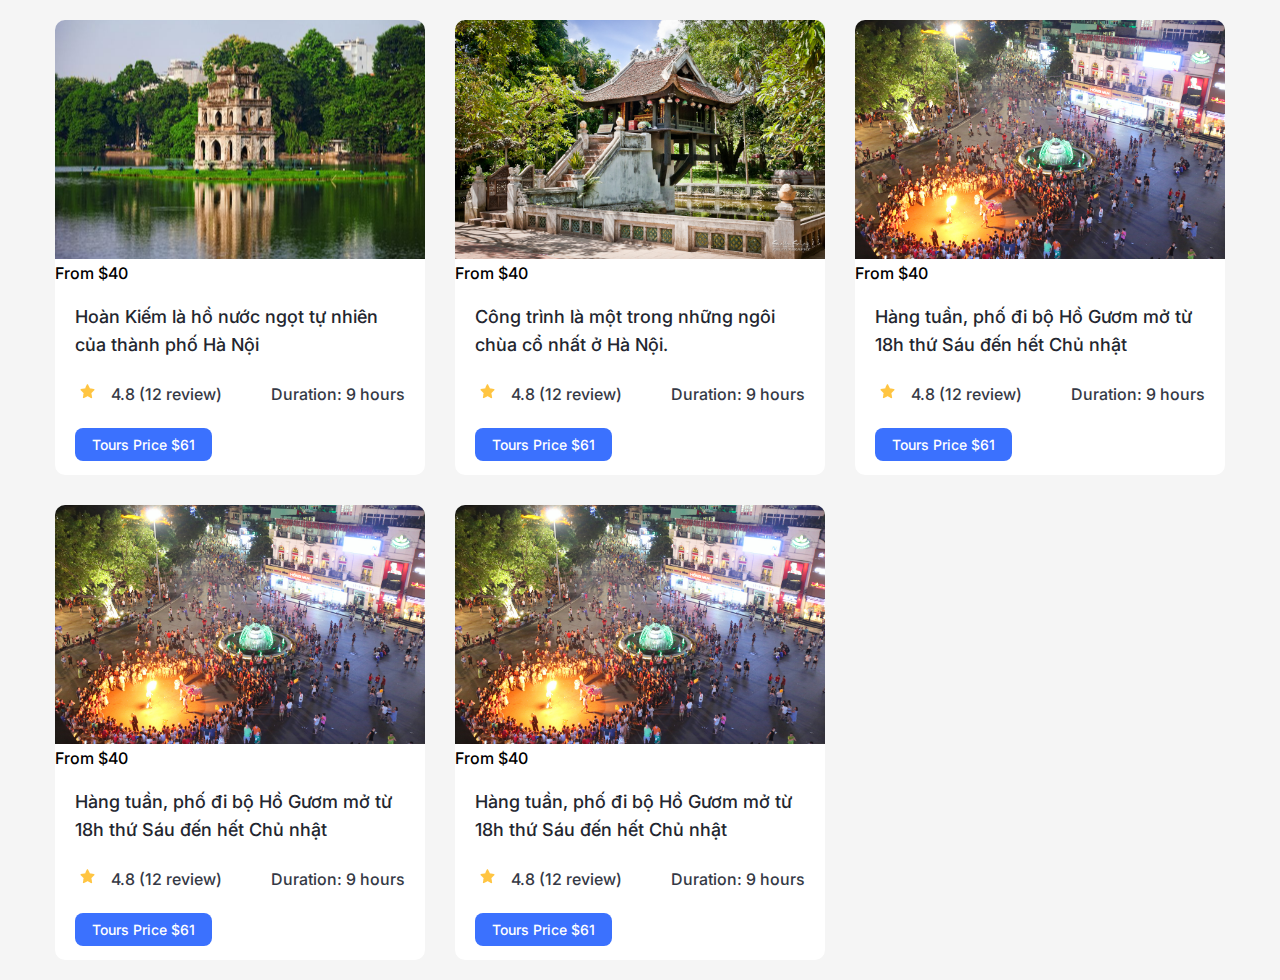
<file: khoa_hoc_HTML_CSS/index.html>
<!DOCTYPE html>
<html lang="en">
  <head>
    <meta charset="UTF-8" />
    <meta name="viewport" content="width=device-width, initial-scale=1.0" />
    <title>Tour Du Lịch</title>
    <link rel="preconnect" href="https://fonts.googleapis.com" />
    <link rel="preconnect" href="https://fonts.gstatic.com" crossorigin />
    <link
      href="https://fonts.googleapis.com/css2?family=Inter:wght@500;600&display=swap"
      rel="stylesheet"
    />
    <!-- <link rel="stylesheet" href="./app.css" /> -->
    <link rel="stylesheet" href="./main.css" />
  </head>
  <body>
    <div class="tour-list-container">
      <div class="tour-list">
        <div class="tour">
          <div class="tour-top">
            <img
              src="./images/ho_hoan_kiem.jpg"
              alt="Hồ Hoàn Kiếm"
              class="tour-image"
            />
            <span class="tour-price">From $40</span>
          </div>
          <div class="tour-content">
            <h3 class="tour-title">
              Hoàn Kiếm là hồ nước ngọt tự nhiên của thành phố Hà Nội
            </h3>
            <div class="tour-rating">
              <div class="tour-review">
                <div class="tour-star">
                  <img src="./images/star.png" alt="tour-rating" />
                </div>
                <div class="tour-review-count">
                  <span>4.8 (12 review)</span>
                </div>
              </div>
              <span class="tour-duration">Duration: 9 hours</span>
            </div>
            <a
              href="#"
              target="_blank"
              rel="noopener noreferrer"
              class="tour-button"
              >Tours Price $61</a
            >
          </div>
        </div>
        <div class="tour">
          <div class="tour-top">
            <img
              src="./images/chua-mot-cot.jpg"
              alt="Chùa Một Cột"
              class="tour-image"
            />
            <span class="tour-price">From $40</span>
          </div>
          <div class="tour-content">
            <h3 class="tour-title">
              Công trình là một trong những ngôi chùa cổ nhất ở Hà Nội.
            </h3>
            <div class="tour-rating">
              <div class="tour-review">
                <div class="tour-star">
                  <img src="./images/star.png" alt="tour-rating" />
                </div>
                <div class="tour-review-count">
                  <span>4.8 (12 review)</span>
                </div>
              </div>
              <span class="tour-duration">Duration: 9 hours</span>
            </div>
            <a
              href="#"
              target="_blank"
              rel="noopener noreferrer"
              class="tour-button"
              >Tours Price $61</a
            >
          </div>
        </div>
        <div class="tour">
          <div class="tour-top">
            <img
              src="./images/pho-di-bo.jpg"
              alt="Hồ Hoàn Kiếm"
              class="tour-image"
            />
            <span class="tour-price">From $40</span>
          </div>
          <div class="tour-content">
            <h3 class="tour-title">
              Hàng tuần, phố đi bộ Hồ Gươm mở từ 18h thứ Sáu đến hết Chủ nhật
            </h3>
            <div class="tour-rating">
              <div class="tour-review">
                <div class="tour-star">
                  <img src="./images/star.png" alt="tour-rating" />
                </div>
                <div class="tour-review-count">
                  <span>4.8 (12 review)</span>
                </div>
              </div>
              <span class="tour-duration">Duration: 9 hours</span>
            </div>
            <a
              href="#"
              target="_blank"
              rel="noopener noreferrer"
              class="tour-button"
              >Tours Price $61</a
            >
          </div>
        </div>
        <div class="tour">
          <div class="tour-top">
            <img
              src="./images/pho-di-bo.jpg"
              alt="Hồ Hoàn Kiếm"
              class="tour-image"
            />
            <span class="tour-price">From $40</span>
          </div>
          <div class="tour-content">
            <h3 class="tour-title">
              Hàng tuần, phố đi bộ Hồ Gươm mở từ 18h thứ Sáu đến hết Chủ nhật
            </h3>
            <div class="tour-rating">
              <div class="tour-review">
                <div class="tour-star">
                  <img src="./images/star.png" alt="tour-rating" />
                </div>
                <div class="tour-review-count">
                  <span>4.8 (12 review)</span>
                </div>
              </div>
              <span class="tour-duration">Duration: 9 hours</span>
            </div>
            <a
              href="#"
              target="_blank"
              rel="noopener noreferrer"
              class="tour-button"
              >Tours Price $61</a
            >
          </div>
        </div>
        <div class="tour">
          <div class="tour-top">
            <img
              src="./images/pho-di-bo.jpg"
              alt="Hồ Hoàn Kiếm"
              class="tour-image"
            />
            <span class="tour-price">From $40</span>
          </div>
          <div class="tour-content">
            <h3 class="tour-title">
              Hàng tuần, phố đi bộ Hồ Gươm mở từ 18h thứ Sáu đến hết Chủ nhật
            </h3>
            <div class="tour-rating">
              <div class="tour-review">
                <div class="tour-star">
                  <img src="./images/star.png" alt="tour-rating" />
                </div>
                <div class="tour-review-count">
                  <span>4.8 (12 review)</span>
                </div>
              </div>
              <span class="tour-duration">Duration: 9 hours</span>
            </div>
            <a
              href="#"
              target="_blank"
              rel="noopener noreferrer"
              class="tour-button"
              >Tours Price $61</a
            >
          </div>
        </div>
      </div>
    </div>
  </body>
</html>
</file>
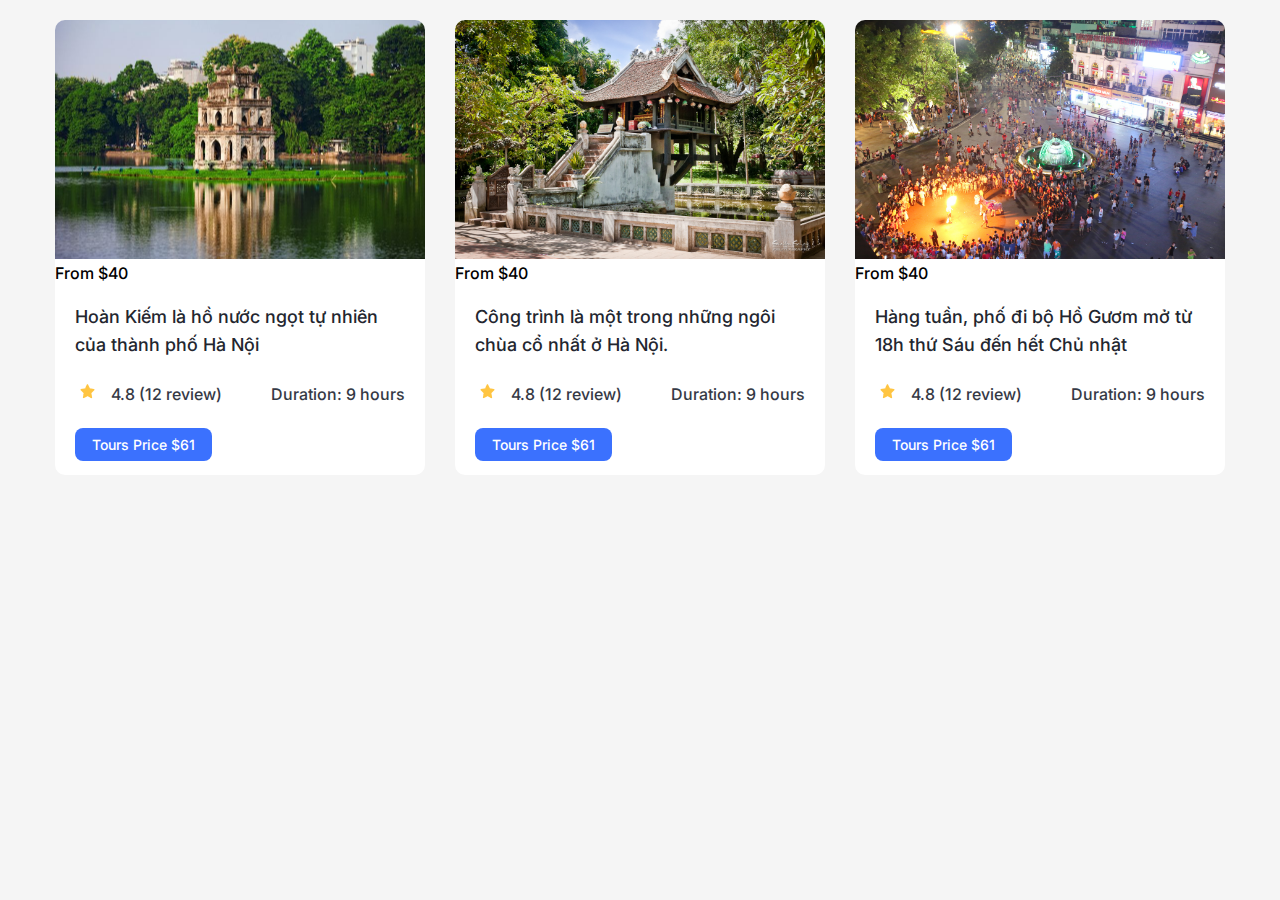
<file: khoa_hoc_HTML_CSS/index-backup.html>
<!DOCTYPE html>
<html lang="en">
  <head>
    <meta charset="UTF-8" />
    <meta name="viewport" content="width=device-width, initial-scale=1.0" />
    <title>Tour Du Lịch</title>
    <link rel="preconnect" href="https://fonts.googleapis.com" />
    <link rel="preconnect" href="https://fonts.gstatic.com" crossorigin />
    <link
      href="https://fonts.googleapis.com/css2?family=Inter:wght@500;600&display=swap"
      rel="stylesheet"
    />
    <!-- <link rel="stylesheet" href="./app.css" /> -->
    <link rel="stylesheet" href="./main.css" />
    <link rel="stylesheet" href="./index.pug">
  </head>
  <body>
    <div class="tour-list-container">
      <div class="tour-list">
        <div class="tour">
          <div class="tour-top">
            <img
              src="./images/ho_hoan_kiem.jpg"
              alt="Hồ Hoàn Kiếm"
              class="tour-image"
            />
            <span class="tour-price">From $40</span>
          </div>
          <div class="tour-content">
            <h3 class="tour-title">
              Hoàn Kiếm là hồ nước ngọt tự nhiên của thành phố Hà Nội
            </h3>
            <div class="tour-rating">
              <div class="tour-review">
                <div class="tour-star">
                  <img src="./images/star.png" alt="tour-rating" />
                </div>
                <div class="tour-review-count">
                  <span>4.8 (12 review)</span>
                </div>
              </div>
              <span class="tour-duration">Duration: 9 hours</span>
            </div>
            <a
              href="#"
              target="_blank"
              rel="noopener noreferrer"
              class="tour-button"
              >Tours Price $61</a
            >
          </div>
        </div>
        <div class="tour">
          <div class="tour-top">
            <img
              src="./images/chua-mot-cot.jpg"
              alt="Chùa Một Cột"
              class="tour-image"
            />
            <span class="tour-price">From $40</span>
          </div>
          <div class="tour-content">
            <h3 class="tour-title">
              Công trình là một trong những ngôi chùa cổ nhất ở Hà Nội.
            </h3>
            <div class="tour-rating">
              <div class="tour-review">
                <div class="tour-star">
                  <img src="./images/star.png" alt="tour-rating" />
                </div>
                <div class="tour-review-count">
                  <span>4.8 (12 review)</span>
                </div>
              </div>
              <span class="tour-duration">Duration: 9 hours</span>
            </div>
            <a
              href="#"
              target="_blank"
              rel="noopener noreferrer"
              class="tour-button"
              >Tours Price $61</a
            >
          </div>
        </div>
        <div class="tour">
          <div class="tour-top">
            <img
              src="./images/pho-di-bo.jpg"
              alt="Hồ Hoàn Kiếm"
              class="tour-image"
            />
            <span class="tour-price">From $40</span>
          </div>
          <div class="tour-content">
            <h3 class="tour-title">
              Hàng tuần, phố đi bộ Hồ Gươm mở từ 18h thứ Sáu đến hết Chủ nhật
            </h3>
            <div class="tour-rating">
              <div class="tour-review">
                <div class="tour-star">
                  <img src="./images/star.png" alt="tour-rating" />
                </div>
                <div class="tour-review-count">
                  <span>4.8 (12 review)</span>
                </div>
              </div>
              <span class="tour-duration">Duration: 9 hours</span>
            </div>
            <a
              href="#"
              target="_blank"
              rel="noopener noreferrer"
              class="tour-button"
              >Tours Price $61</a
            >
          </div>
        </div>
      </div>
    </div>
  </body>
</html>
</file>
<file: khoa_hoc_HTML_CSS/app.css>
/* CSS reset */
* {
  margin: 0;
  padding: 0;
  box-sizing: border-box;
}

body {
  font-family: "Inter", sans-serif;
  font-weight: 500;
  background-color: #f5f5f5;
}
.tour {
  width: 370px;
  height: auto;
  /* width: 450px;
  height: 500px; */
  /* padding: 40px; */
  background-color: white;
  /* border: border-width border-style border-color */
  /* border-width: 5px; */
  /* các kiểu border-style: solid, dashed, dotted, double */
  /* border-style: solid; */
  /* border-color: black; */
  /* shorthand: Viết rút gọn */
  /* border: 5px solid black; */
}
.tour-content {
  /* padding: top right bottom left */
  padding: 20px 20px 14px 20px;
  /* padding: top right-left bottom */
  padding: 20px 20px 14px;
  /* padding: top-bottom right-left */
  padding: 14px 20px;
  /* padding: top-right-bottom-left */
  padding: 20px;
}
.tour-title {
  /* background-color: red; */
  margin-bottom: 10px;
  color: #23262f;
  font-weight: 500;
  font-size: 18px;
  /* line-height: 28px; */
  line-height: 1.556;
}
.tour-rating {
  margin-bottom: 20px;
}
.tour-duration,
.tour-review-count {
  color: #353945;
}
.tour-button {
  font-size: 14px;
  font-weight: 500;
  color: white;
  padding: 8px 17px;
  background-color: #3b71fe;
  text-decoration: none;
  border-radius: 8px;
  line-height: 17px;
  display: inline-block;
}
</file>
<file: khoa_hoc_HTML_CSS/main.css>
/* CSS reset */
* {
  margin: 0;
  padding: 0;
  box-sizing: border-box;
}

body {
  font-family: "Inter", sans-serif;
  background-color: #f5f5f5;
  font-weight: 500;
  padding: 20px 0;
}
.tour-list-container{
  width:100%;
  margin: 0 auto;
  max-width: 1170px;
}
.tour-list{
  /* margin-left: -30px; */
  display: flex;
  flex-direction:row;
  align-items: stretch;
  flex-wrap: wrap;
  justify-content: flex-start;
  /* column-gap:30px;
  row-gap:30px; */
  /* hoặc viết rút gọn như sau */
  gap:30px;
}
.tour {
  /* sử dụng gap */
  width: calc(33.33% - 20px);
  background-color: white;
  border-radius: 10px;
  /* overflow: hidden; */
  /* sửa dụng margin */
  /* width: calc(33.33% - 30px); */
  /* margin-left: 30px; */
  /* margin-bottom: 30px; */
  word-break: break-word;
}
.tour-content {
  padding: 20px 20px 14px 20px;
}
.tour-title {
  margin-bottom: 20px;
  color: #23262f;
  font-weight: 500;
  font-size: 18px;
  /* line-height: 28px; */
  line-height: 1.556;
  /* white-space: nowrap; */
  overflow: hidden;
  /* hiện dấu ba chấm */
  text-overflow: ellipsis;
  display:-webkit-box;
  -webkit-line-clamp:2;
  -webkit-box-orient: vertical;
  word-break: break-word;
}
.tour-rating {
  margin-bottom: 20px;
  display: flex;
  justify-content: space-between;
  align-items: center;
}
.tour-review{
  display: flex;
  align-items: center;
  column-gap: 11px;
}
.tour-duration,
.tour-review-count {
  color: #353945;
}
.tour-button {
  font-size: 14px;
  font-weight: 500;
  color: white;
  padding: 8px 17px;
  background-color: #3b71fe;
  text-decoration: none;
  border-radius: 8px;
  line-height: 17px;
  display: inline-block;
}
.tour-image{
  border-radius: 10px 10px 0 0;
  width: 100%;
  height: 239px;
  object-fit: cover;
}
</file>
